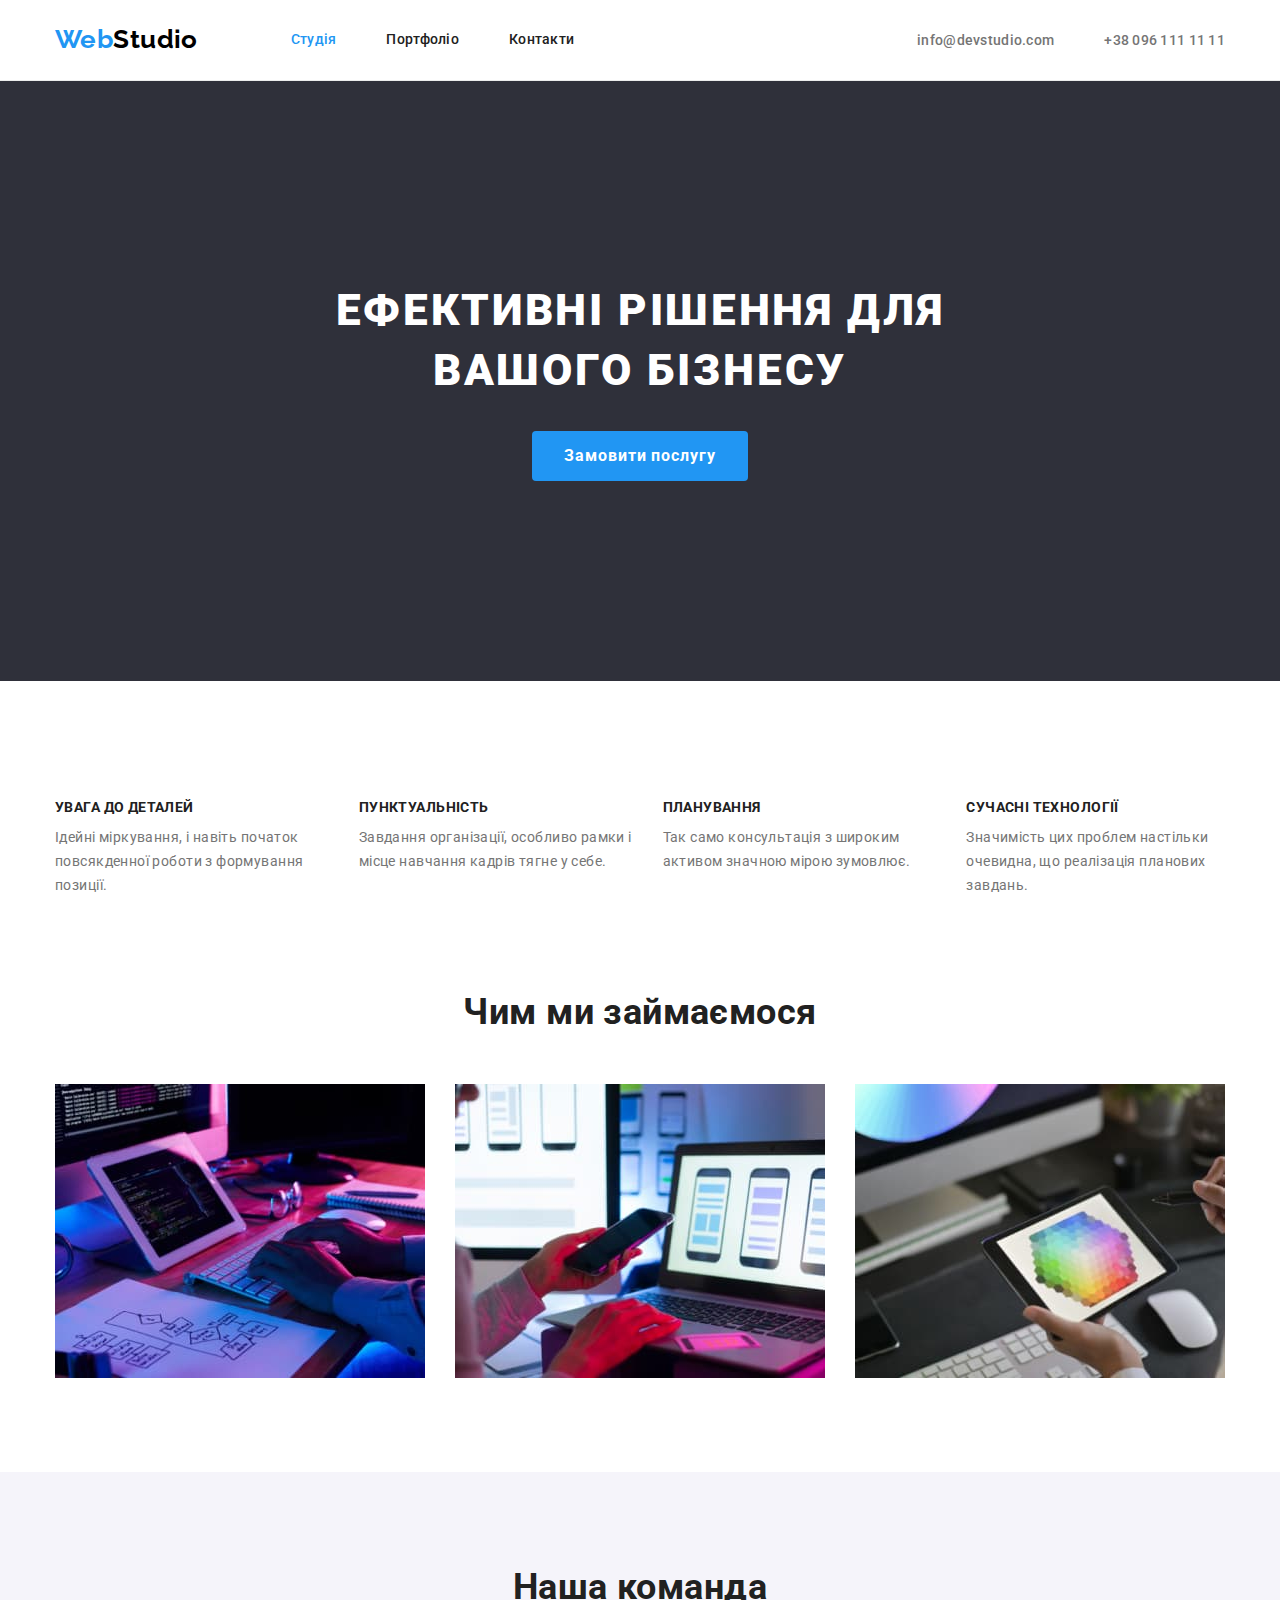
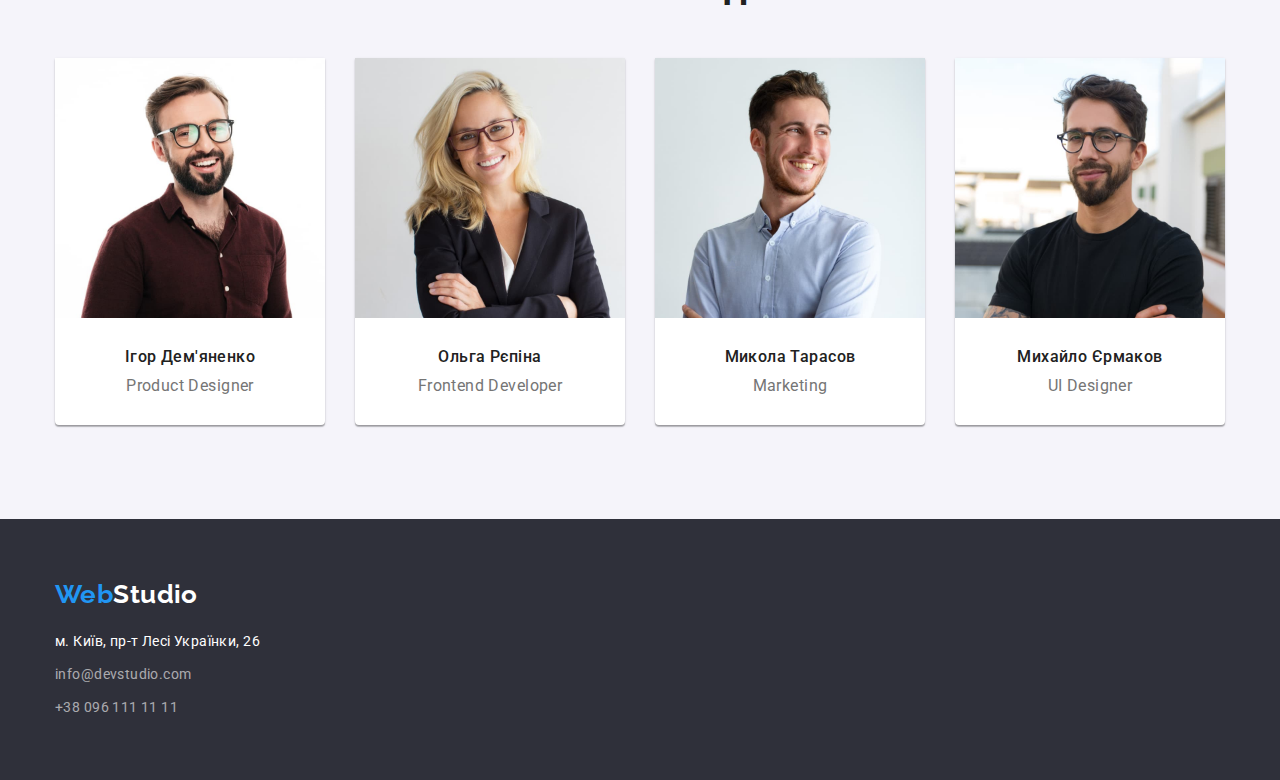
<file: index.html>
<!DOCTYPE html>
<html lang="uk">
  <head>
    <meta charset="UTF-8" />
    <meta http-equiv="X-UA-Compatible" content="IE=edge" />
    <meta name="viewport" content="width=device-width, initial-scale=1.0" />
    <title>WebStudio</title>
    <link
      href="https://fonts.googleapis.com/css2?family=Montserrat:wght@400;700&family=Raleway:wght@700&family=Roboto:wght@400;500;700;900&display=swap"
      rel="stylesheet"
    />
    <link
      rel="stylesheet"
      href="https://cdnjs.cloudflare.com/ajax/libs/modern-normalize/1.1.0/modern-normalize.min.css"
    />
    <link rel="stylesheet" href="./css/styles.css" />
  </head>
  <body>
    <!--Шапка-->
    <header class="header">
      <div class="conteiner">
        <nav class="nav">
          <a class="logo link" href="./index.html"><span class="web">Web</span>Studio</a>
          <ul class="list site-nav">
            <li class="item">
              <a class="link nav-link studio-link" href="./index.html">Студія</a>
            </li>
            <li class="item">
              <a class="link nav-link" href="./portfolio.html">Портфоліо</a>
            </li>
            <li class="item">
              <a class="link nav-link" href="/">Контакти</a>
            </li>
          </ul>
        </nav>
        <ul class="list contact-header">
          <li>
            <a class="link mail" href="mailto:info@devstudio.com">info@devstudio.com</a>
          </li>
          <li>
            <a class="link tel" href="tel:+380961111111">+38 096 111 11 11</a>
          </li>
        </ul>
      </div>
    </header>
    <main>
      <!--Головна секція-замовлення-->
      <section class="hero section">
        <h1 class="hero-title">Ефективні рішення для вашого бізнесу</h1>
        <button class="hero-btn" type="button">Замовити послугу</button>
      </section>
      <!--Секція переваг-->
      <section class="section">
        <div class="conteiner">
          <h2 class="titel-none">Наші переваги</h2>
          <ul class="list benefits">
            <li class="item">
              <h3 class="benefits-titel">Увага до деталей</h3>
              <p class="benefits-text">
                Ідейні міркування, і навіть початок повсякденної роботи з формування позиції.
              </p>
            </li>
            <li class="item">
              <h3 class="benefits-titel">Пунктуальність</h3>
              <p class="benefits-text">
                Завдання організації, особливо рамки і місце навчання кадрів тягне у себе.
              </p>
            </li>
            <li class="item">
              <h3 class="benefits-titel">Планування</h3>
              <p class="benefits-text">
                Так само консультація з широким активом значною мірою зумовлює.
              </p>
            </li>
            <li class="item">
              <h3 class="benefits-titel">Сучасні технології</h3>
              <p class="benefits-text">
                Значимість цих проблем настільки очевидна, що реалізація планових завдань.
              </p>
            </li>
          </ul>
        </div>
      </section>
      <!--Чим ми займаємося-->
      <section class="what-doing-section section">
        <div class="conteiner">
          <h2 class="titel-section">Чим ми займаємося</h2>
          <ul class="list what-doing">
            <li class="item">
              <img
                src="./images/box-1.jpg"
                alt="Фото екрану планшета та монітора на яких проглядається HTML код"
                width="370"
                height="294"
              />
            </li>
            <li class="item">
              <img
                src="./images/box-2.jpg"
                alt="Фото моніторів де показано пкриклад адаптації веб сторінки на смартфон"
                width="370"
                height="294"
              />
            </li>
            <li class="item">
              <img
                src="./images/box-3.jpg"
                alt="Плітра кольорів на екрані планшету"
                width="370"
                height="294"
              />
            </li>
          </ul>
        </div>
      </section>
      <!--Наша команда-->
      <section class="team-section section">
        <div class="conteiner">
          <h2 class="titel-section team-titel">Наша команда</h2>
          <ul class="list team">
            <li class="item">
              <img
                src="./images/tcard-1.jpg"
                alt="На фото Ігор Дем'яненко (Product Designer)"
                width="270"
                height="260"
              />
              <h3 class="team-name">Ігор Дем'яненко</h3>
              <p class="team-position">Product Designer</p>
            </li>
            <li class="item">
              <img
                src="./images/tcard-2.jpg"
                alt="На фото Ольга Рєпіна (Frontend Developer)"
                width="270"
                height="260"
              />
              <h3 class="team-name">Ольга Рєпіна</h3>
              <p class="team-position">Frontend Developer</p>
            </li>
            <li class="item">
              <img
                src="./images/tcard-3.jpg"
                alt="На фото Микола Тарасов (Marketing)"
                width="270"
                height="260"
              />
              <h3 class="team-name">Микола Тарасов</h3>
              <p class="team-position">Marketing</p>
            </li>
            <li class="item">
              <img
                src="./images/tcard-4.jpg"
                alt="На фото Михайло Єрмаков (Ul Designer)"
                width="270"
                height="260"
              />
              <h3 class="team-name">Михайло Єрмаков</h3>
              <p class="team-position">UI Designer</p>
            </li>
          </ul>
        </div>
      </section>
    </main>
    <!-- Підвал -->
    <footer class="footer">
      <div class="conteiner">
        <a class="logo link footer-logo" href="./index.html"><span class="web">Web</span>Studio</a>
        <address class="address">
          <ul class="list list-adress">
            <li class="list">
              <a
                class="adress-link link"
                href="https://goo.gl/maps/8zeP9j5eDiiV9xNEA"
                target="_blank"
              >
                м. Київ, пр-т Лесі Українки, 26</a
              >
            </lic>
            <li class="list">
              <a class="link footer-mail" href="mailto:info@devstudio.com">info@devstudio.com</a>
            </lic>
            <li class="list">
              <a class="link footer-tel" href="tel:+380961111111">+38 096 111 11 11</a>
            </lic>
          </ul>
        </address>
      </div>
    </footer>
  </body>
</html>
</file>
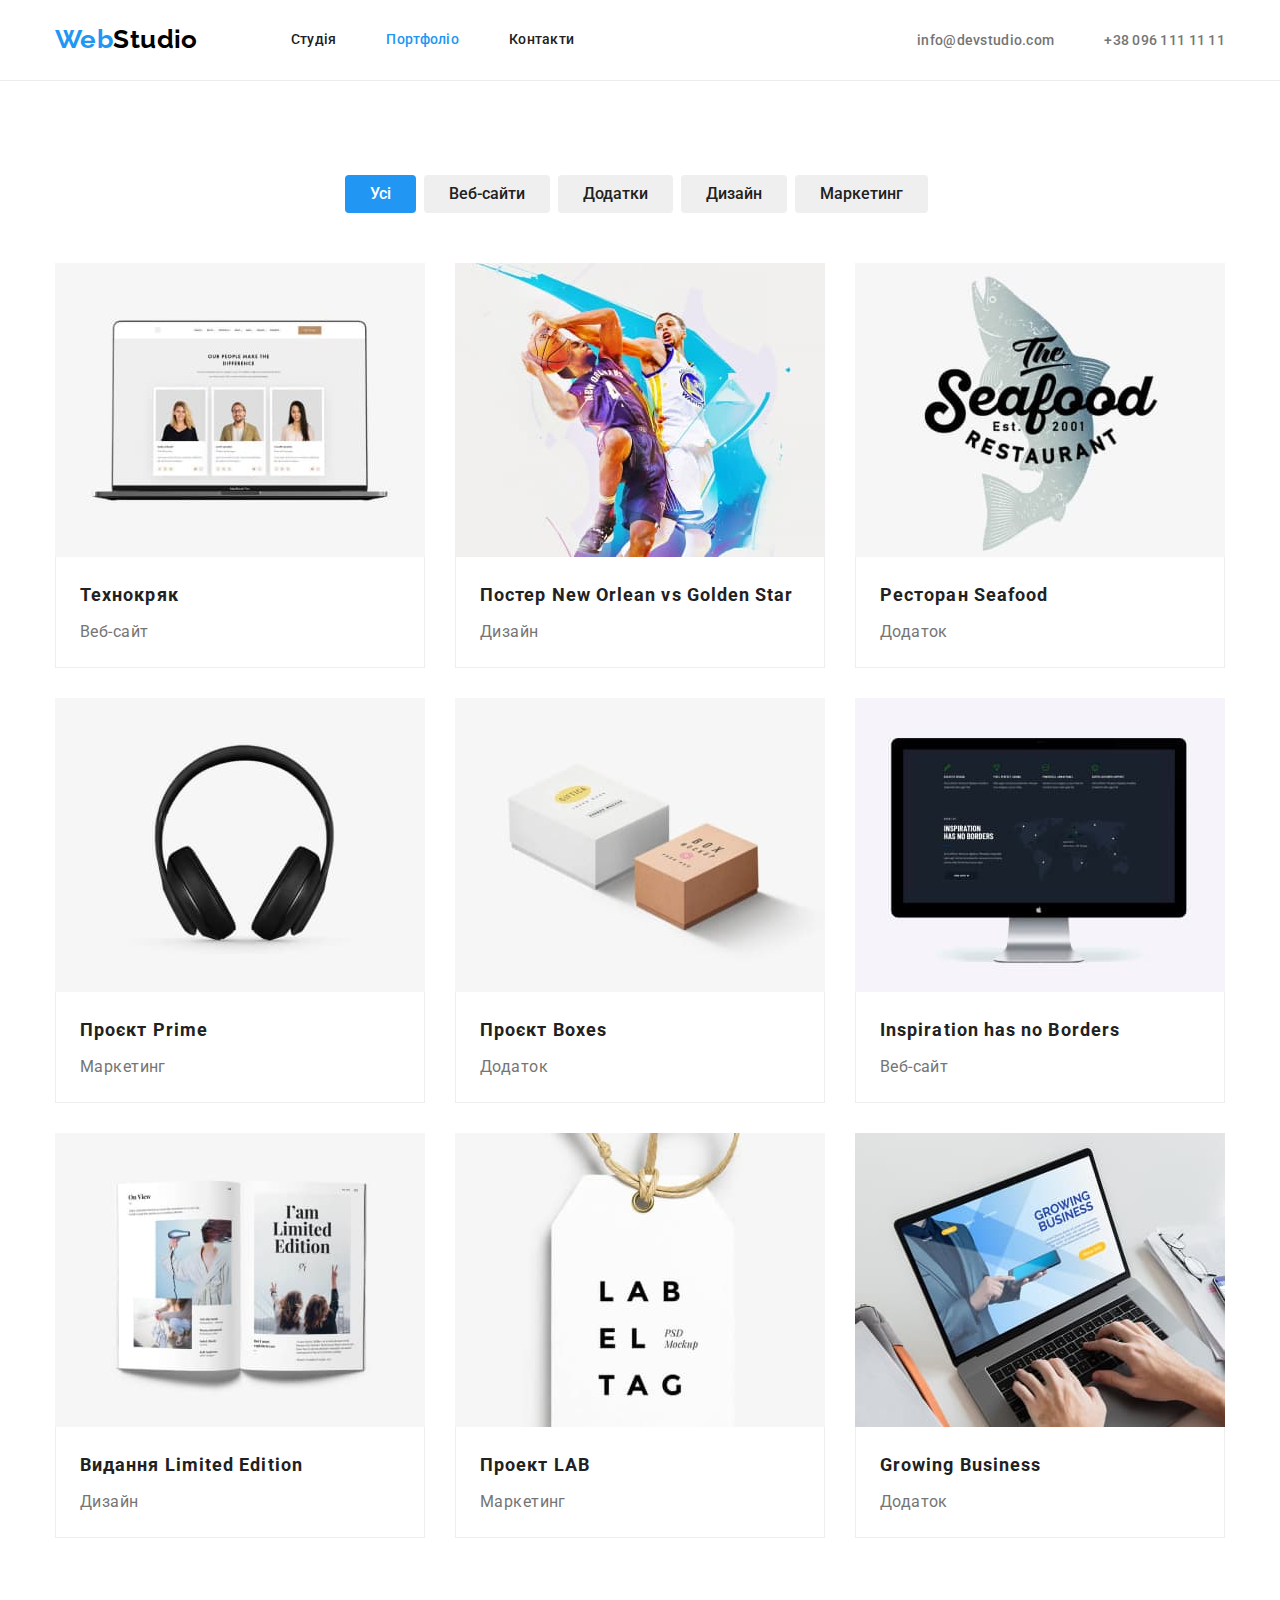
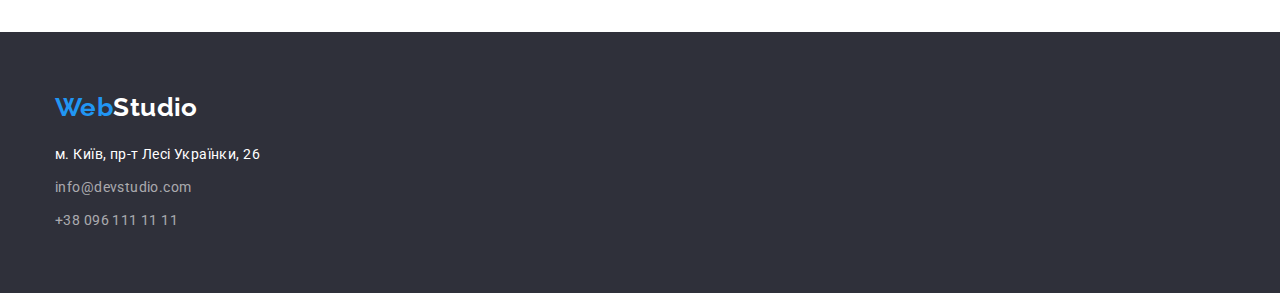
<file: portfolio.html>
<!DOCTYPE html>
<html lang="uk">
  <head>
    <meta charset="UTF-8" />
    <meta http-equiv="X-UA-Compatible" content="IE=edge" />
    <meta name="viewport" content="width=device-width, initial-scale=1.0" />
    <title>Portfolio</title>
    <link
      href="https://fonts.googleapis.com/css2?family=Montserrat:wght@400;700&family=Raleway:wght@700&family=Roboto:wght@400;500;700;900&display=swap"
      rel="stylesheet"
    />
    <link
      rel="stylesheet"
      href="https://cdnjs.cloudflare.com/ajax/libs/modern-normalize/1.1.0/modern-normalize.min.css"
    />
    <link rel="stylesheet" href="./css/styles.css" />
  </head>
  <body>
    <!--Шапка-->
    <header class="header">
      <div class="conteiner">
        <nav class="nav">
          <a class="logo link" href="./index.html"><span class="web">Web</span>Studio</a>
          <ul class="list site-nav">
            <li class="item">
              <a class="link nav-link" href="./index.html">Студія</a>
            </li>
            <li class="item">
              <a class="link nav-link portfolio-link" href="./portfolio.html">Портфоліо</a>
            </li>
            <li class="item">
              <a class="link nav-link" href="/">Контакти</a>
            </li>
          </ul>
        </nav>
        <ul class="list contact-header">
          <li>
            <a class="link mail" href="mailto:info@devstudio.com">info@devstudio.com</a>
          </li>
          <li>
            <a class="link tel" href="tel:+380961111111">+38 096 111 11 11</a>
          </li>
        </ul>
      </div>
    </header>
    <main>
      <section class="portfolio-section section">
        <div class="conteiner">
          <h1 class="titel-none">Портфоліо</h1>
          <ul class="list portfolio-button">
            <li><button class="portfolio-btn all-btn" type="button">Усі</button></li>
            <li><button class="portfolio-btn" type="button">Веб-сайти</button></li>
            <li><button class="portfolio-btn" type="button">Додатки</button></li>
            <li><button class="portfolio-btn" type="button">Дизайн</button></li>
            <li><button class="portfolio-btn" type="button">Маркетинг</button></li>
          </ul>
          <ul class="list portfolio">
            <li class="item">
              <a class="link" href="/">
                <img
                  src="./images/portfolio-1.jpg"
                  alt="Відкритий лептоп з зображенням веб-сторінки"
                  width="370"
                  height="294"
                />
                <div class="portfolio-card">
                  <h2 class="portfolio-titel">Технокряк</h2>
                  <p class="portfolio-description">Веб-сайт</p>
                </div>
              </a>
            </li>
            <li class="item">
              <a class="link" href="/">
                <img
                  src="./images/portfolio-2.jpg"
                  alt="Два баскетболіста у стрибку"
                  width="370"
                  height="294"
                />
                <div class="portfolio-card">
                  <h2 class="portfolio-titel">Постер New Orlean vs Golden Star</h2>
                  <p class="portfolio-description">Дизайн</p>
                </div>
              </a>
            </li>
            <li class="item">
              <a class="link" href="/">
                <img
                  src="./images/portfolio-3.jpg"
                  alt="Логотип у вигляді риби з назвою ресторану"
                  width="370"
                  height="294"
                />
                <div class="portfolio-card">
                  <h2 class="portfolio-titel">Ресторан Seafood</h2>
                  <p class="portfolio-description">Додаток</p>
                </div>
              </a>
            </li>
            <li class="item">
              <a class="link" href="/">
                <img
                  src="./images/portfolio-4.jpg"
                  alt="Зображення навушників"
                  width="370"
                  height="294"
                />
                <div class="portfolio-card">
                  <h2 class="portfolio-titel">Проєкт Prime</h2>
                  <p class="portfolio-description">Маркетинг</p>
                </div>
              </a>
            </li>
            <li class="item">
              <a class="link" href="/">
                <img
                  src="./images/portfolio-5.jpg"
                  alt="Дві картонні коробочки (біла та кавова)"
                  width="370"
                  height="294"
                />
                <div class="portfolio-card">
                  <h2 class="portfolio-titel">Проєкт Boxes</h2>
                  <p class="portfolio-description">Додаток</p>
                </div>
              </a>
            </li>
            <li class="item">
              <a class="link" href="/">
                <img
                  src="./images/portfolio-6.jpg"
                  alt="Монітор з відкритою веб-сторінкою на ньому"
                  width="370"
                  height="294"
                />
                <div class="portfolio-card">
                  <h2 class="portfolio-titel">Inspiration has no Borders</h2>
                  <p class="portfolio-description">Веб-сайт</p>
                </div>
              </a>
            </li>
            <li class="item">
              <a class="link" href="/">
                <img
                  src="./images/portfolio-7.jpg"
                  alt="Зображення розгорнутого жіночого журналу"
                  width="370"
                  height="294"
                />
                <div class="portfolio-card">
                  <h2 class="portfolio-titel">Видання Limited Edition</h2>
                  <p class="portfolio-description">Дизайн</p>
                </div>
              </a>
            </li>
            <li class="item">
              <a class="link" href="/">
                <img
                  src="./images/portfolio-8.jpg"
                  alt="Біла бірка з логотипом"
                  width="370"
                  height="294"
                />
                <div class="portfolio-card">
                  <h2 class="portfolio-titel">Проект LAB</h2>
                  <p class="portfolio-description">Маркетинг</p>
                </div>
              </a>
            </li>
            <li class="item">
              <a class="link" href="/">
                <img
                  src="./images/portfolio-9.jpg"
                  alt="Руки мужчини друкують на лептопі"
                  width="370"
                  height="294"
                />
                <div class="portfolio-card">
                  <h2 class="portfolio-titel">Growing Business</h2>
                  <p class="portfolio-description">Додаток</p>
                </div>
              </a>
            </li>
          </ul>
        </div>
      </section>
    </main>
    <!-- Підвал -->
    <footer class="footer">
      <div class="conteiner">
        <a class="logo link footer-logo" href="./index.html"><span class="web">Web</span>Studio</a>
        <address class="address">
          <ul class="list list-adress">
            <li class="list">
              <a
                class="adress-link link"
                href="https://goo.gl/maps/8zeP9j5eDiiV9xNEA"
                target="_blank"
              >
                м. Київ, пр-т Лесі Українки, 26</a
              >
            </lic>
            <li class="list">
              <a class="link footer-mail" href="mailto:info@devstudio.com">info@devstudio.com</a>
            </lic>
            <li class="list">
              <a class="link footer-tel" href="tel:+380961111111">+38 096 111 11 11</a>
            </lic>
          </ul>
        </address>
      </div>
    </footer>
  </body>
</html>
</file>
<file: css/styles.css>
:root {
  --accent-color: #2196f3;
  --titel-color: #212121;
  --text-color: #757575;
  --footer-color: rgba(255, 255, 255, 0.6);
}

html {
  box-sizing: border-box;
}

a {
  text-decoration: none;
  color: inherit;
}

body {
  background-color: #fff;
  color: var(--text-color);
  font-family: 'Roboto', font-family;
  font-size: 14px;
  letter-spacing: 0.03em;
}

h1,
h2,
h3,
h4,
p,
ul {
  margin: 0;
}

ul {
  padding-left: 0;
  list-style: none;
}

img {
  display: block;
  max-width: 100%;
  height: auto;
}

.titel-none {
  position: absolute;
  width: 1px;
  height: 1px;
  margin: -1px;
  border: 0;
  padding: 0;

  white-space: nowrap;
  clip-path: inset(100%);
  clip: rect(0 0 0 0);
  overflow: hidden;
}

/* --header-- */

.conteiner {
  width: 1200px;
  margin-left: auto;
  margin-right: auto;
  align-items: center;
  padding-left: 15px;
  padding-right: 15px;
  /* outline: 1px solid rgb(248, 135, 135); */
}

.header .conteiner {
  display: flex;
  align-items: center;
}

.section {
  padding-top: 94px;
  padding-bottom: 94px;
  /* outline: 1px solid green; */
}

.header {
  border-bottom-width: 1px;
  border-bottom-style: solid;
  border-bottom-color: #ececec;
}

.site-nav,
.nav {
  display: flex;
  align-items: center;
}

.site-nav .item {
  margin-right: 50px;
}

.site-nav .item:last-child {
  margin-right: 0;
}

.contact-header {
  display: flex;
  margin-left: auto;
}

.contact-header .link {
  padding-top: 32px;
  padding-bottom: 32px;
}

.contact-header li:first-child {
  margin-right: 50px;
}

/* logo */
.logo {
  font-family: 'Raleway', font-family;
  font-weight: 700;
  font-size: 26px;
  line-height: 1.19;
  color: #000000;
  padding-top: 24px;
  padding-bottom: 25px;
  margin-right: 93px;
}

.web {
  color: var(--accent-color);
}

.nav-link {
  display: block;
  font-weight: 500;
  line-height: 1.14;
  letter-spacing: 0.02em;
  color: var(--titel-color);
  padding-top: 32px;
  padding-bottom: 32px;
}

.nav-link:hover {
  color: var(--accent-color);
}

.nav-link:focus {
  color: var(--accent-color);
}

.studio-link,
.portfolio-link {
  color: var(--accent-color);
}

.mail,
.tel {
  font-weight: 500;
  line-height: 1.14;
  letter-spacing: 0.02em;
  color: var(--text-color);
}

.mail:hover,
.tel:hover {
  color: var(--accent-color);
}

.mail:focus,
.tel:focus {
  color: var(--accent-color);
}

/* body */

.hero {
  background-color: #2f303a;
  text-align: center;
  padding: 200px 0;
}

.hero-title {
  font-weight: 900;
  font-size: 44px;
  line-height: 1.36;
  letter-spacing: 0.06em;
  text-transform: uppercase;
  color: #fff;
  margin-bottom: 30px;
  width: 696px;
  margin-left: auto;
  margin-right: auto;
}

.hero-btn {
  font-weight: 700;
  font-size: 16px;
  line-height: 1.88;
  letter-spacing: 0.06em;
  background-color: var(--accent-color);
  color: #fff;
  cursor: pointer;
  border: 0;
  padding: 10px 32px;
  border-radius: 4px;
}

.hero-btn:hover,
.hero-btn:focus {
  background: #188ce8;
}

.benefits,
.what-doing,
.team {
  display: flex;
  margin-left: -15px;
  margin-right: -15px;
}

.benefits .item {
  width: calc((100% - 90px) / 4);
  margin-right: 15px;
  margin-left: 15px;
}

.benefits .item:last-child {
  margin-right: 0;
}

.benefits-titel {
  margin-bottom: 10px;
  margin-top: 25px;
  font-size: 14px;
  line-height: 1.14;
  text-transform: uppercase;
  color: var(--titel-color);
}

.benefits-text {
  line-height: 1.71;
}

/* Чим ми займаємося */

.what-doing-section {
  padding-top: 0;
}

.titel-section {
  font-size: 36px;
  line-height: 1.17;
  text-align: center;
  color: var(--titel-color);
  margin-bottom: 50px;
}

.what-doing .item {
  width: calc((100% - 60px) / 3);
  margin-right: 15px;
  margin-left: 15px;
}

.what-doing .item:last-child {
  margin-bottom: 0;
}

.team-section {
  background-color: #f5f4fa;
}
.team .item {
  width: calc((100% - 90px) / 4);
  margin-left: 15px;
  margin-right: 15px;
  background-color: #ffffff;
  box-shadow: 0px 1px 3px rgba(0, 0, 0, 0.12), 0px 1px 1px rgba(0, 0, 0, 0.14),
    0px 2px 1px rgba(0, 0, 0, 0.2);
  border-radius: 0px 0px 4px 4px;
}

.team-name {
  font-weight: 500;
  font-size: 16px;
  line-height: 1.18;
  color: var(--titel-color);
  text-align: center;
  padding-top: 30px;
}

.team-position {
  font-size: 16px;
  line-height: 1.18;
  text-align: center;
  margin-top: 10px;
  padding-bottom: 30px;
}

.address {
  font-style: normal;
  line-height: 1.71;
  color: #fff;
  margin-top: 20px;
  text-align: left;
}

.footer {
  padding: 60px 0;
  background-color: #2f303a;
}

.footer-logo,
.adress-link {
  color: #fff;
  padding: 0;
}

.footer-logo {
  display: block;
  max-width: 145px;
}

.list-adress {
  max-width: 231px;
}

.list-adress .list {
  margin-bottom: 9px;
}

.list-adress .list:last-child {
  margin-bottom: 0;
}

.footer-mail,
.footer-tel {
  color: rgba(255, 255, 255, 0.6);
}

.footer-mail:hover,
.footer-tel:hover {
  color: var(--accent-color);
}

.footer-mail:focus,
.footer-tel:focus {
  color: var(--accent-color);
}

/* portfolio-- */

.portfolio-btn {
  font-family: inherit;
  font-weight: 500;
  font-size: 16px;
  line-height: 1.62;
  text-align: center;
  color: var(--titel-color);
  cursor: pointer;
}

.portfolio-btn:hover {
  color: #fff;
  background-color: var(--accent-color);
  background: #2196f3;
  box-shadow: 0px 3px 1px rgba(0, 0, 0, 0.1), 0px 1px 2px rgba(0, 0, 0, 0.08),
    0px 2px 2px rgba(0, 0, 0, 0.12);
  border-radius: 4px;
}

.portfolio-btn:focus {
  color: #fff;
  background-color: var(--accent-color);
}

.all-btn {
  color: #fff;
  background-color: var(--accent-color);
}

.portfolio-titel {
  font-size: 18px;
  line-height: 2;
  letter-spacing: 0.06em;
  color: var(--titel-color);
}

.portfolio-description {
  font-size: 16px;
  line-height: 1.88;
  color: var(--text-color);
  margin-top: 4px;
}

.portfolio-button {
  display: flex;
  justify-content: center;
  margin-bottom: 50px;
}

.portfolio-button .portfolio-btn {
  margin-right: 8px;
  padding: 6px 25px;
  border: none;
  border-radius: 4px;
}

.portfolio-button:last-child {
  margin: 0;
}

.portfolio {
  display: flex;
  flex-wrap: wrap;
}

.portfolio .item {
  width: calc((100% - 60px) / 3);
  margin-right: 30px;
  margin-bottom: 30px;
}

.portfolio .item:nth-last-child(-n + 3) {
  margin-bottom: 0;
}

.portfolio-card {
  border-right-width: 1px;
  border-right-style: solid;
  border-right-color: #eeeeee;

  border-bottom-width: 1px;
  border-bottom-style: solid;
  border-bottom-color: #eeeeee;

  border-left-width: 1px;
  border-left-style: solid;
  border-left-color: #eeeeee;

  padding: 20px 24px;
}

.portfolio .item:nth-child(3n) {
  margin-right: 0;
}
</file>
